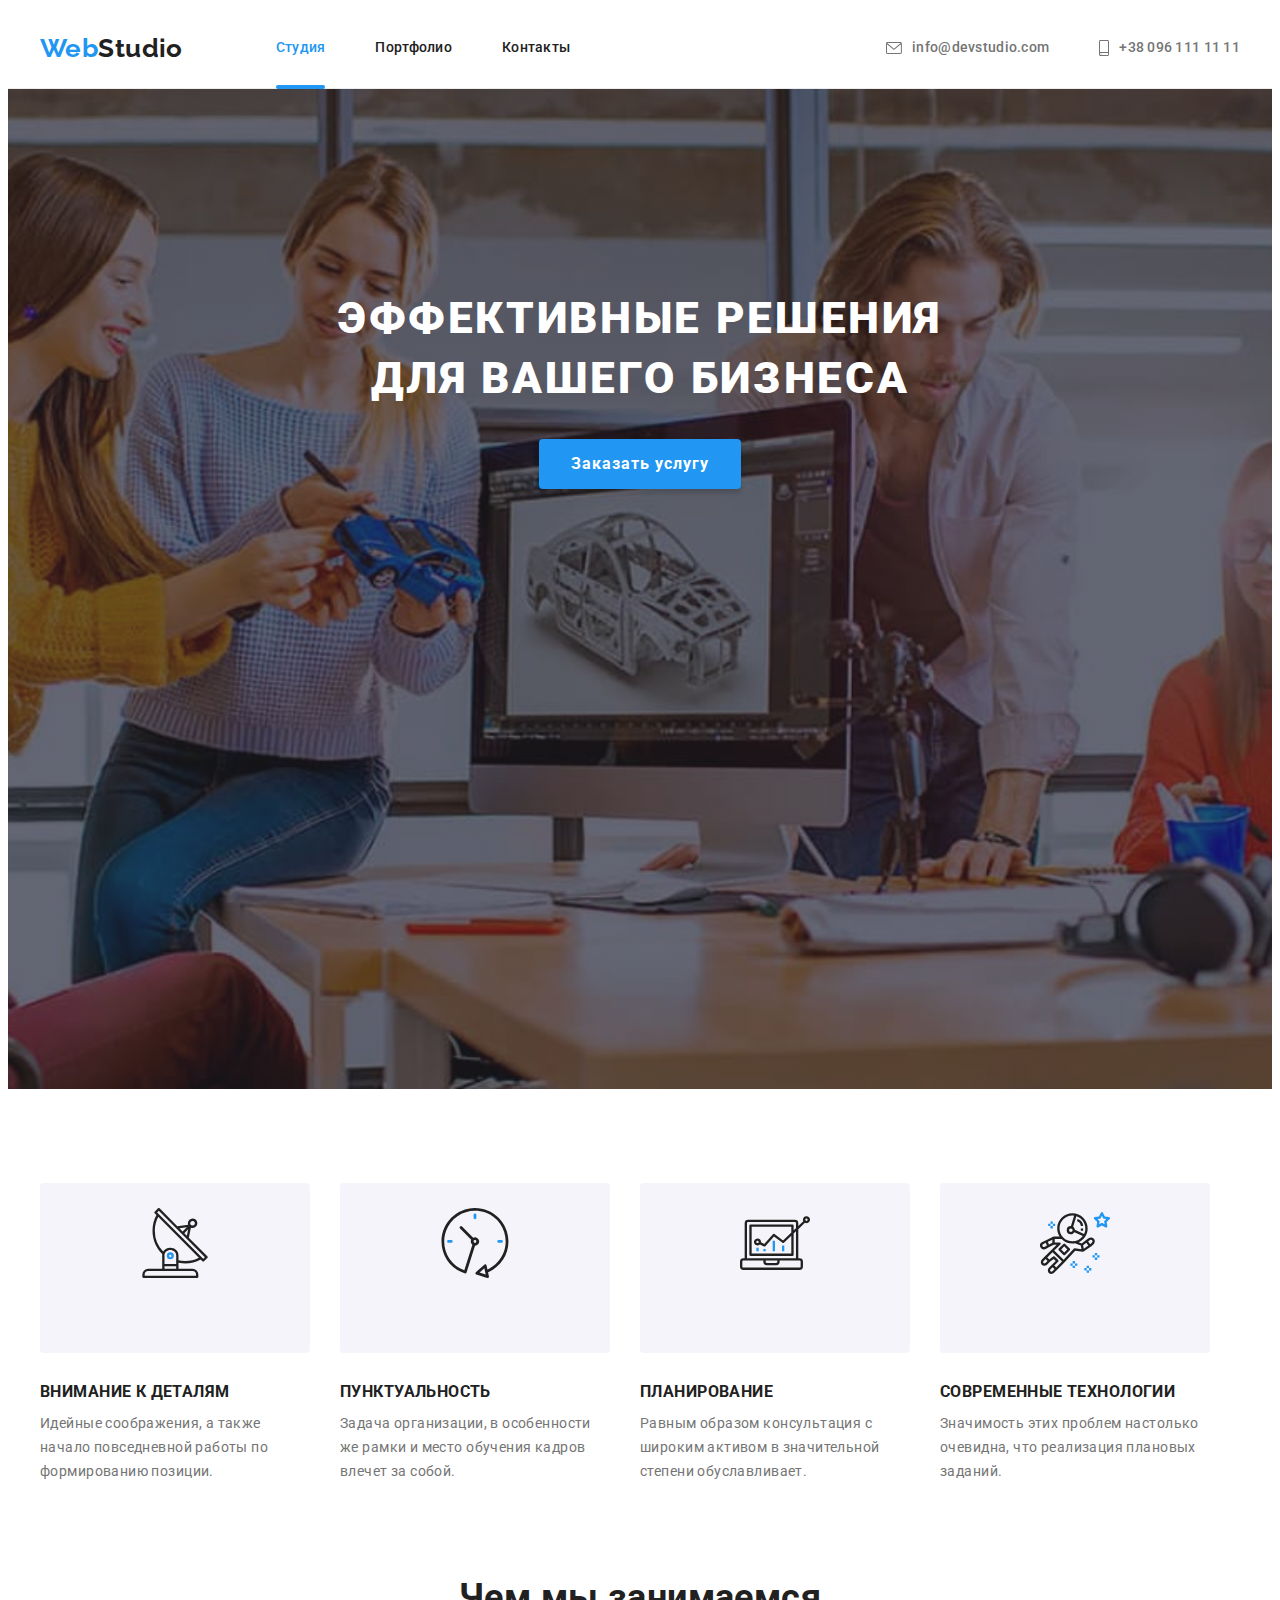
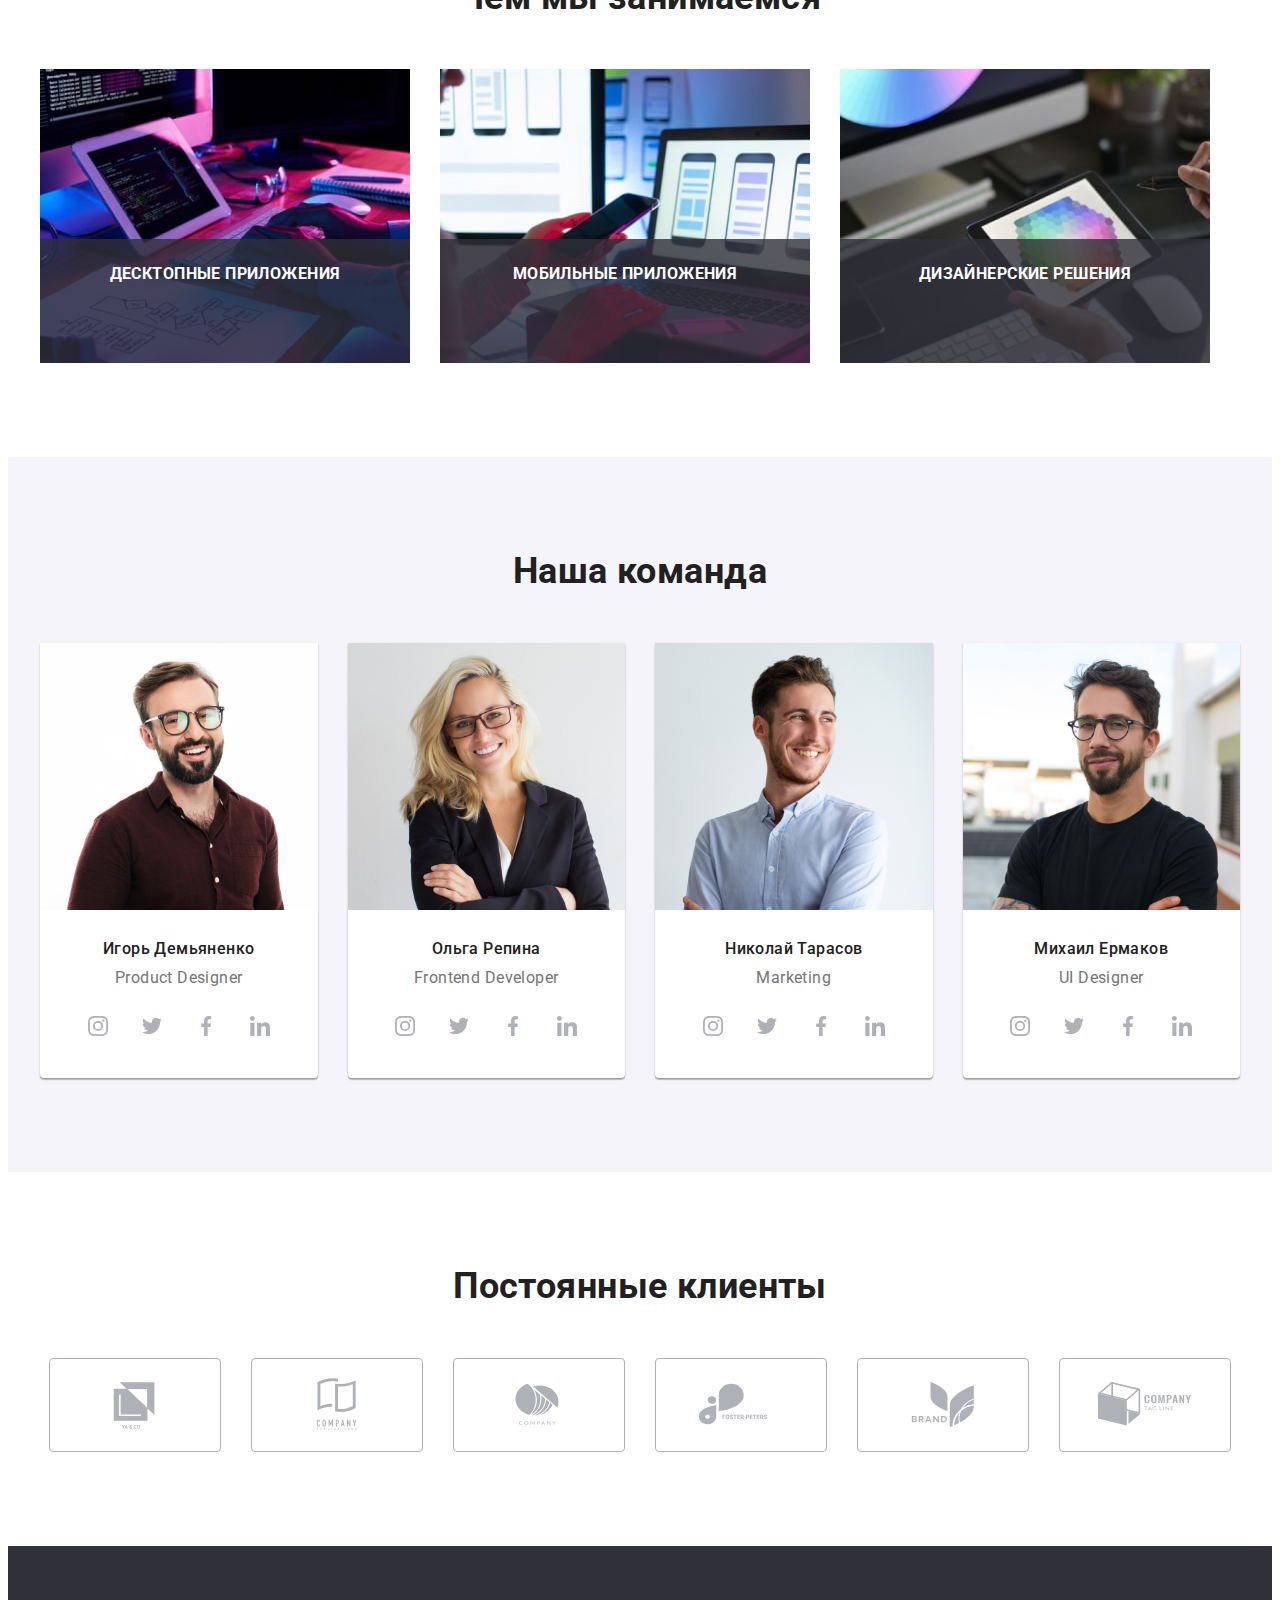
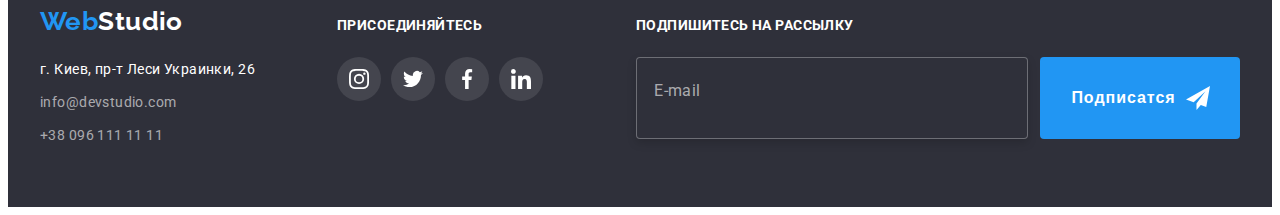
<file: index.html>
<!DOCTYPE html>
<html lang="en">

<head>
    <meta charset="UTF-8">
    <meta http-equiv="X-UA-Compatible" content="IE=edge">
    <meta name="viewport" content="width=device-width, initial-scale=1.0">
    <title>Document</title>
    <link
        href="https://fonts.googleapis.com/css2?family=Raleway:wght@700&family=Roboto:wght@400;500;700;900&display=swap"
        rel="stylesheet">

    <link rel="stylesheet" href="https://cdnjs.cloudflare.com/ajax/libs/modern-normalize/1.1.0/modern-normalize.min.css"
        integrity="sha512-wpPYUAdjBVSE4KJnH1VR1HeZfpl1ub8YT/NKx4PuQ5NmX2tKuGu6U/JRp5y+Y8XG2tV+wKQpNHVUX03MfMFn9Q=="
        crossorigin="anonymous" referrerpolicy="no-referrer" />

    <link rel="stylesheet" href="./css/styles.css">
</head>

<body>

    <header class="page-header">
        <div class="container main-nav">

            <a href="" class="logo link">Web<span class="accent">Studio</span></a>
            <ul class="site-nav">
                <li class="site-nav-item"><a href="./index.html" class="site-nav-link link current">Студия</a></li>
                <li class="site-nav-item"><a href="./portfolio.html" class="site-nav-link link">Портфолио</a></li>
                <li class="site-nav-item"><a href="" class="site-nav-link link">Контакты</a></li>
            </ul>


            <ul class="contacts">
                <li class="contacts-item">
                    <a href="mailto:info@devstudio.com" class="contacts-link link">
                        <svg class="contacts-icons-mailo">
                            <use href="./imeges/icons.svg#icon-envelope"></use>
                        </svg>info@devstudio.com</a>
                </li>
                <li class="contacts-item">
                    <a href="tel:+380961111111" class="contacts-link link"><svg class="contacts-icons-tel">
                            <use href="./imeges/icons.svg#icon-smartphone"></use>
                        </svg>+38 096 111 11 11</a>
                </li>
            </ul>

        </div>
    </header>

    <main>

        <section class="hero overlay">
            <h1 class="hero-title ">Эффективные решения <br /> для вашего бизнеса <br /></h1>
            <button data-modal-open type="button" class="hero-button">Заказать услугу</button>
        </section>

        <section class="section no-padding">
            <div class="container">
                <h2 class="section-title visually-hidden">Наши особенности</h2>
                <ul class="options">
                    <li class="options-item">
                        <div class="options-icons">
                            <svg class="options-item-icons">
                                <use href="./imeges/icons.svg#icon-antenna"></use>
                            </svg>
                        </div>
                        <h3 class="options-title">Внимание к деталям</h3>
                        <p class="options-text">Идейные соображения, а также начало повседневной работы по формированию
                            позиции.</p>
                    </li>
                    <li class="options-item">
                        <div class="options-icons">
                            <svg class="options-item-icons">
                                <use href="./imeges/icons.svg#icon-clock"></use>
                            </svg>
                        </div>
                        <h3 class="options-title">Пунктуальность</h3>
                        <p class="options-text">Задача организации, в особенности же рамки и место обучения кадров
                            влечет за
                            собой.
                        </p>
                    </li>
                    <li class="options-item">
                        <div class="options-icons">
                            <svg class="options-item-icons">
                                <use href="./imeges/icons.svg#icon-diagram"></use>
                            </svg>
                        </div>
                        <h3 class="options-title">Планирование</h3>
                        <p class="options-text">Равным образом консультация с широким активом в значительной степени
                            обуславливает.
                        </p>
                    </li>
                    <li class="options-item">
                        <div class="options-icons">
                            <svg class="options-item-icons">
                                <use href="./imeges/icons.svg#icon-astronaut"></use>
                            </svg>
                        </div>
                        <h3 class="options-title">Современные технологии</h3>
                        <p class="options-text">Значимость этих проблем настолько очевидна, что реализация плановых
                            заданий.</p>
                    </li>
                    </li>
                </ul>
            </div>
        </section>

        <section class="section">
            <div class="container">
                <h2 class="section-title">Чем мы занимаемся</h2>
                <ul class="work">
                    <li class="work-item">
                        <div class="work-thumb">
                            <img src="./imeges/about/about-img-1.jpg" width="370" height="249"
                                alt="Структурное программирование">

                            <div class="work-label">
                                <h3 class="work-label-text">десктопные приложения</h3>
                            </div>
                        </div>
                    </li>
                    <li class="work-item">
                        <div class="work-thumb">
                            <img src="./imeges/about/about-img-2.jpg" width="370" height="249"
                                alt="Розработка мобильных приложений">
                            <div class="work-label">
                                <h3 class="work-label-text">мобильные приложения</h3>
                            </div>
                        </div>
                    </li>
                    <li class="work-item">
                        <div class="work-thumb">
                            <img src="./imeges/about/about-img-3.jpg" width="370" height="249" alt="Веб-дизайн">
                            <div class="work-label">
                                <h3 class="work-label-text">дизайнерские решения</h3>
                            </div>
                        </div>
                    </li>
                </ul>
            </div>
        </section>

        <section class="section team-color">
            <div class="container">
                <h2 class="section-title">Наша команда</h2>
                <ul class="team">
                    <li class="team-item">
                        <img src="./imeges/team/team-img-1.jpg" width="270" alt="Игорь Демьяненко">
                        <div class="team-tumb">
                            <h3 class="team-title">Игорь Демьяненко</h3>
                            <p class="team-text">Product Designer</p>
                            <ul class="team-icons">
                                <li class="team-icons-item">
                                    <a href="" class="team-link">
                                        <svg class="team-icons-link">
                                            <use href="./imeges/icons.svg#icon-instagram"></use>
                                        </svg>
                                    </a>
                                </li>
                                <li class="team-icons-item">
                                    <a href="" class="team-link">
                                        <svg class="team-icons-link">
                                            <use href="./imeges/icons.svg#icon-twitter"></use>
                                        </svg>
                                    </a>
                                </li>
                                <li class="team-icons-item">
                                    <a href="" class="team-link">
                                        <svg class="team-icons-link">
                                            <use href="./imeges/icons.svg#icon-facebook"></use>
                                        </svg>
                                    </a>
                                </li>
                                <li class="team-icons-item">
                                    <a href="" class="team-link">
                                        <svg class="team-icons-link">
                                            <use href="./imeges/icons.svg#icon-linkedin"></use>
                                        </svg>
                                    </a>
                                </li>
                            </ul>
                        </div>
                    </li>
                    <li class="team-item">
                        <img src=" ./imeges/team/team-img-2.jpg" width="270" alt="Ольга Репина">
                        <div class="team-tumb">
                            <h3 class="team-title">Ольга Репина</h3>
                            <p class="team-text">Frontend Developer</p>
                            <ul class="team-icons">
                                <li class="team-icons-item">
                                    <a href="" class="team-link">
                                        <svg class="team-icons-link">
                                            <use href="./imeges/icons.svg#icon-instagram"></use>
                                        </svg>
                                    </a>
                                </li>
                                <li class="team-icons-item">
                                    <a href="" class="team-link">
                                        <svg class="team-icons-link">
                                            <use href="./imeges/icons.svg#icon-twitter"></use>
                                        </svg>
                                    </a>
                                </li>
                                <li class="team-icons-item">
                                    <a href="" class="team-link">
                                        <svg class="team-icons-link">
                                            <use href="./imeges/icons.svg#icon-facebook"></use>
                                        </svg>
                                    </a>
                                </li>
                                <li class="team-icons-item">
                                    <a href="" class="team-link">
                                        <svg class="team-icons-link">
                                            <use href="./imeges/icons.svg#icon-linkedin"></use>
                                        </svg>
                                    </a>
                                </li>
                            </ul>
                        </div>
                    </li>
                    <li class="team-item">
                        <img src=" ./imeges/team/team-img-3.jpg" width="270" alt="Николай Тарасов">
                        <div class="team-tumb">
                            <h3 class="team-title">Николай Тарасов</h3>
                            <p class="team-text">Marketing</p>
                            <ul class="team-icons">
                                <li class="team-icons-item">
                                    <a href="" class="team-link">
                                        <svg class="team-icons-link">
                                            <use href="./imeges/icons.svg#icon-instagram"></use>
                                        </svg>
                                    </a>
                                </li>
                                <li class="team-icons-item">
                                    <a href="" class="team-link">
                                        <svg class="team-icons-link">
                                            <use href="./imeges/icons.svg#icon-twitter"></use>
                                        </svg>
                                    </a>
                                </li>
                                <li class="team-icons-item">
                                    <a href="" class="team-link">
                                        <svg class="team-icons-link">
                                            <use href="./imeges/icons.svg#icon-facebook"></use>
                                        </svg>
                                    </a>
                                </li>
                                <li class="team-icons-item">
                                    <a href="" class="team-link">
                                        <svg class="team-icons-link">
                                            <use href="./imeges/icons.svg#icon-linkedin"></use>
                                        </svg>
                                    </a>
                                </li>
                            </ul>
                        </div>
                    </li>
                    <li class="team-item">
                        <img src=" ./imeges/team/team-img-4.jpg" width="270" alt="Михаил Ермаков">
                        <div class="team-tumb">
                            <h3 class="team-title">Михаил Ермаков</h3>
                            <p class="team-text">UI Designer</p>
                            <ul class="team-icons">
                                <li class="team-icons-item">
                                    <a href="" class="team-link">
                                        <svg class="team-icons-link">
                                            <use href="./imeges/icons.svg#icon-instagram"></use>
                                        </svg>
                                    </a>
                                </li>
                                <li class="team-icons-item">
                                    <a href="" class="team-link">
                                        <svg class="team-icons-link">
                                            <use href="./imeges/icons.svg#icon-twitter"></use>
                                        </svg>
                                    </a>
                                </li>
                                <li class="team-icons-item">
                                    <a href="" class="team-link">
                                        <svg class="team-icons-link">
                                            <use href="./imeges/icons.svg#icon-facebook"></use>
                                        </svg>
                                    </a>
                                </li>
                                <li class="team-icons-item">
                                    <a href="" class="team-link">
                                        <svg class="team-icons-link">
                                            <use href="./imeges/icons.svg#icon-linkedin"></use>
                                        </svg>
                                    </a>
                                </li>
                            </ul>
                        </div>
                    </li>
                </ul>
            </div>
        </section>

        <section class="section">
            <div class="container">
                <h3 class="section-title">Постоянные клиенты</h3>
                <ul class="clients">
                    <li class="clients-item">
                        <a href="" class="clients-link">
                            <svg class="icons-link">
                                <use href="./imeges/icons.svg#icon-Logo"></use>
                            </svg>
                        </a>
                    </li>
                    <li class="clients-item">
                        <a href="" class="clients-link">
                            <svg class="icons-link">
                                <use href="./imeges/icons.svg#icon-Logo-1"></use>
                            </svg>
                        </a>

                    </li>
                    <li class="clients-item">
                        <a href="" class="clients-link">
                            <svg class="icons-link">
                                <use href="./imeges/icons.svg#icon-Logo-2"></use>
                            </svg>
                        </a>

                    </li>
                    <li class="clients-item">
                        <a href="" class="clients-link">
                            <svg class="icons-link">
                                <use href="./imeges/icons.svg#icon-Logo-3"></use>
                            </svg>
                        </a>

                    </li>
                    <li class="clients-item">
                        <a href="" class="clients-link">
                            <svg class="icons-link">
                                <use href="./imeges/icons.svg#icon-Logo-4"></use>
                            </svg>
                        </a>

                    </li>
                    <li class="clients-item">
                        <a href="" class="clients-link">
                            <svg class="icons-link">
                                <use href="./imeges/icons.svg#icon-Logo-5"></use>
                            </svg>
                        </a>

                    </li>
                </ul>
            </div>
        </section>

    </main>
    <footer class="page-footer">
        <div class="container footer-container">
            <div class="address-footer">
                <a href="" class="logo link">Web<span class="accent-logo">Studio</span> </a>
                <address class="address">
                    <ul class="contacts-address">
                        <li class="contacts-address-item no-margin">
                            <p class="contacts-address-text">г. Киев, пр-т Леси Украинки, 26</p>
                        </li>
                        <li class="contacts-address-item">
                            <a href="mailto:info@devstudio.com"
                                class="contacts-address-link link">info@devstudio.com</a>
                        </li>
                        <li class="contacts-address-item">
                            <a href="tel:+380961111111" class="contacts-address-link link">+38 096 111 11 11</a>
                        </li>
                    </ul>
                </address>
            </div>

            <div class="social-footer">
                <h3 class="social-title">присоединяйтесь</h3>
                <ul class="footer-icons">
                    <li class="footer-icons-item">
                        <a href="" class="footer-link">
                            <svg class="footer-icons-link">
                                <use href="./imeges/icons.svg#icon-instagram"></use>
                            </svg>
                        </a>
                    </li>
                    <li class="footer-icons-item">
                        <a href="" class="footer-link">
                            <svg class="footer-icons-link">
                                <use href="./imeges/icons.svg#icon-twitter"></use>
                            </svg>
                        </a>
                    </li>
                    <li class="footer-icons-item">
                        <a href="" class="footer-link">
                            <svg class="footer-icons-link">
                                <use href="./imeges/icons.svg#icon-facebook"></use>
                            </svg>
                        </a>
                    </li>
                    <li class="footer-icons-item">
                        <a href="" class="footer-link">
                            <svg class="footer-icons-link">
                                <use href="./imeges/icons.svg#icon-linkedin"></use>
                            </svg>
                        </a>
                    </li>
                </ul>

            </div>

            <form class="subscription-form">
                <b class="form-text">Подпишитесь на рассылку</b>
                <div class="subscription">
                    <input class="subscription-input" type="email" name="mail" id="mail" placeholder=" ">
                    <label class="subscription-label" for="mail">E-mail</label>
                    <button class="submit-button" type="submit">Подписатся
                        <svg class="submit-button-icons">
                            <use href="./imeges/icons.svg#icon-icon-send-1"></use>
                        </svg>
                    </button>
                </div>
            </form>
        </div>

    </footer>

    <div class="backdrop is-hidden" data-modal>
        <div class="modal">
            <button class="modal-button" data-modal-close>
                <svg class="modal-button-icon">
                    <use href="./imeges/icons.svg#icon-Vector"></use>
                </svg>
            </button>

            <form class="form">
                <b class="form-title">Оставьте свои данные, мы вам перезвоним</b>
                <div class="form-group">
                    <label class="form-label" for="name">Имя</label>
                    <div class="form-group-more">
                        <input class="form-input" type="text" name="name" id="name">
                        <svg class="form-group-icon">
                            <use href="./imeges/icons.svg#icon-person-black"></use>
                        </svg>
                    </div>
                </div>

                <div class="form-group">
                    <label class="form-label" for="tel">Телефон</label>
                    <div class="form-group-more">
                        <input class="form-input" type="text" name="tel" id="tel">
                        <svg class="form-group-icon">
                            <use href="./imeges/icons.svg#icon-phone-black"></use>
                        </svg>
                    </div>
                </div>

                <div class="form-group">
                    <label class="form-label" for="form-group-mail">Почта</label>
                    <div class="form-group-more">
                        <input class="form-input" type="email" name="form-group-mail" id="form-group-mail">
                        <svg class="form-group-icon">
                            <use href="./imeges/icons.svg#icon-email-black"></use>
                        </svg>
                    </div>
                </div>

                <div class="form-group textarea">
                    <label class="form-label" for="comment">Комментарий</label>
                    <textarea class="form-textarea" name="comment" id="comment" placeholder="Введите текст"></textarea>
                </div>

                <div class="form-checkbox">
                    <input class=" visually-hidden checkbox-input" type="checkbox" name="agreement" value="agreement"
                        id="agreement">
                    <label class="checkbox-label" for="agreement"><span class="icon"><svg class="checkbox-icon">
                                <use href="./imeges/icons.svg#icon-Vector-new"></use>
                            </svg></span> Соглашаюсь с рассылкой и принимаю <span class="checkbox-label-text">Условия
                            договора</span></label>
                </div>

                <button class="form-button" type="submit">Отправить</button>

            </form>
        </div>
    </div>

    <script src="./js/modal.js"></script>
</body>

</html>
</file>
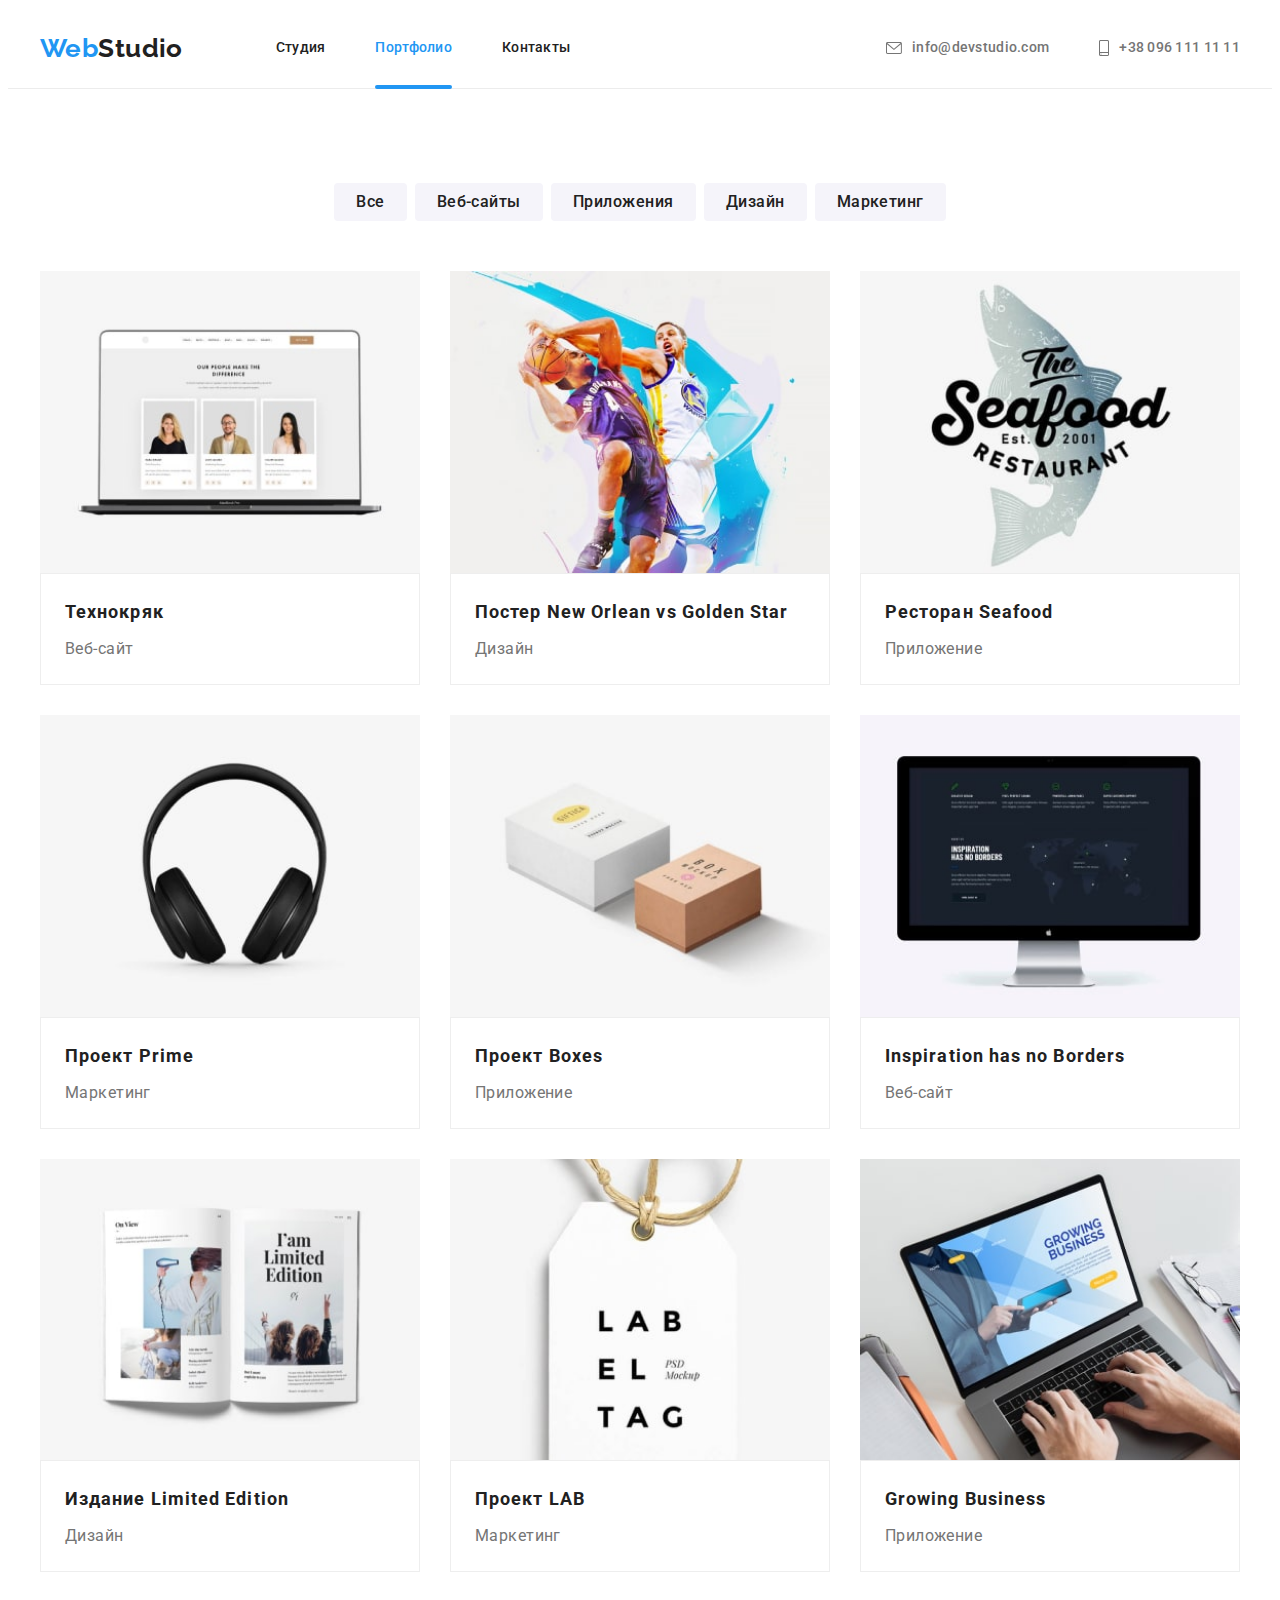
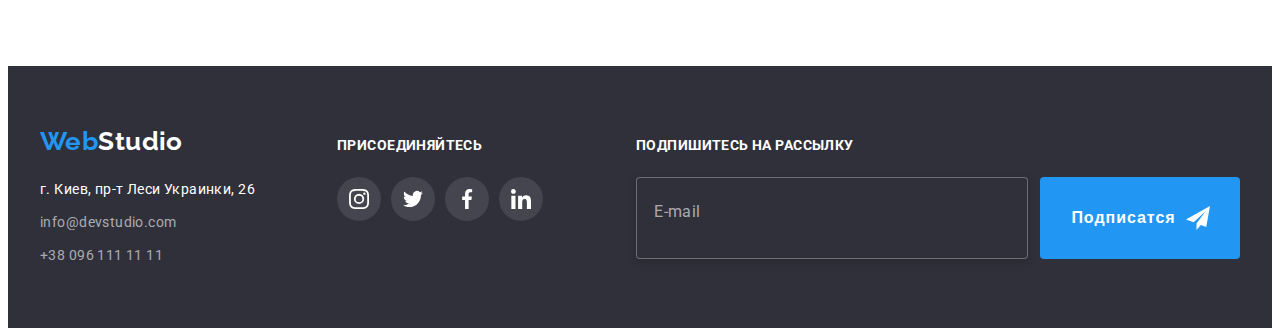
<file: portfolio.html>
<!DOCTYPE html>
<html lang="en">

<head>
    <meta charset="UTF-8">
    <meta http-equiv="X-UA-Compatible" content="IE=edge">
    <meta name="viewport" content="width=device-width, initial-scale=1.0">
    <title>Document</title>
    <link
        href="https://fonts.googleapis.com/css2?family=Raleway:wght@700&family=Roboto:wght@400;500;700;900&display=swap"
        rel="stylesheet">

    <link rel="stylesheet" href="https://cdnjs.cloudflare.com/ajax/libs/modern-normalize/1.1.0/modern-normalize.min.css"
        integrity="sha512-wpPYUAdjBVSE4KJnH1VR1HeZfpl1ub8YT/NKx4PuQ5NmX2tKuGu6U/JRp5y+Y8XG2tV+wKQpNHVUX03MfMFn9Q=="
        crossorigin="anonymous" referrerpolicy="no-referrer" />

    <link rel="stylesheet" href="./css/styles.css">
</head>

<body>
    <header class="page-header">
        <div class="container main-nav">

            <a href="" class="logo link">Web<span class="accent">Studio</span></a>
            <ul class="site-nav">
                <li class="site-nav-item"><a href="./index.html" class="site-nav-link link">Студия</a></li>
                <li class="site-nav-item"><a href="./portfolio.html" class="site-nav-link link current">Портфолио</a>
                </li>
                <li class="site-nav-item"><a href="" class="site-nav-link link">Контакты</a></li>
            </ul>

            <ul class="contacts">
                <li class="contacts-item">
                    <a href="mailto:info@devstudio.com" class="contacts-link link">
                        <svg class="contacts-icons-mailo">
                            <use href="./imeges/icons.svg#icon-envelope"></use>
                        </svg>info@devstudio.com</a>
                </li>
                <li class="contacts-item">
                    <a href="tel:+380961111111" class="contacts-link link"><svg class="contacts-icons-tel">
                            <use href="./imeges/icons.svg#icon-smartphone"></use>
                        </svg>+38 096 111 11 11</a>
                </li>
            </ul>
        </div>
    </header>
    <main>
        <section class="section">
            <div class="container">
                <h1 class="section-title visually-hidden">Наши проекты</h1>
                <ul class="filter">
                    <li class="filter-item"><button type="button" class="filter-button">Все</button></li>
                    <li class="filter-item"><button type="button" class="filter-button">Веб-сайты</button></li>
                    <li class="filter-item"><button type="button" class="filter-button">Приложения</button></li>
                    <li class="filter-item"><button type="button" class="filter-button">Дизайн</button></li>
                    <li class="filter-item"><button type="button" class="filter-button">Маркетинг</button></li>
                </ul>

                <ul class="projects">
                    <li class="projects-item">
                        <a href="" class="projects-link link">
                            <div class="projects-card">
                                <img src="./imeges/all-img.jpg" width="370"
                                    alt="ноутбука с изображением веб-сайта на мониторе">
                                <div class="projects-card-label">
                                    <p class="projects-card-text">
                                        Технокряк это современная площадка распространения коронавируса. Компании
                                        используют эту платформу для цифрового
                                        шпионажа и атак на защищённые сервера конкурентов.
                                    </p>
                                </div>
                            </div>
                            <div class="content-card">
                                <h2 class="projects-title">Технокряк</h2>
                                <p class="projects-text">Веб-сайт</p>
                            </div>
                        </a>
                    </li>
                    <li class="projects-item">
                        <a class="projects-link link" href="">
                            <div class="projects-card">
                                <img src="./imeges/all-img-1.jpg" width="370" alt="игра в баскетбол">
                                <div class="projects-card-label">
                                    <p class="projects-card-text">
                                        Технокряк это современная площадка распространения коронавируса. Компании
                                        используют эту платформу для цифрового
                                        шпионажа и атак на защищённые сервера конкурентов.
                                    </p>
                                </div>
                            </div>
                            <div class="content-card">
                                <h2 class="projects-title">Постер New Orlean vs Golden Star</h2>
                                <p class="projects-text">Дизайн</p>
                            </div>
                        </a>
                    </li>
                    <li class="projects-item">
                        <a class="projects-link link" href="">
                            <div class="projects-card">
                                <img src="./imeges/all-img-2.jpg" width="370" alt="логотип ресторана в виде рыбы">
                                <div class="projects-card-label">
                                    <p class="projects-card-text">
                                        Технокряк это современная площадка распространения коронавируса. Компании
                                        используют эту платформу для цифрового
                                        шпионажа и атак на защищённые сервера конкурентов.
                                    </p>
                                </div>
                            </div>
                            <div class="content-card">
                                <h2 class="projects-title">Ресторан Seafood</h2>
                                <p class="projects-text">Приложение</p>
                            </div>
                        </a>
                    </li>
                    <li class="projects-item">
                        <a class="projects-link link" href="">
                            <div class="projects-card">
                                <img src="./imeges/all-img-3.jpg" width="370" alt="наушники">
                                <div class="projects-card-label">
                                    <p class="projects-card-text">
                                        Технокряк это современная площадка распространения коронавируса. Компании
                                        используют эту платформу для цифрового
                                        шпионажа и атак на защищённые сервера конкурентов.
                                    </p>
                                </div>
                            </div>
                            <div class="content-card">
                                <h2 class="projects-title">Проект Prime</h2>
                                <p class="projects-text">Маркетинг</p>
                            </div>
                        </a>
                    </li>
                    <li class="projects-item">
                        <a class="projects-link link" href="">
                            <div class="projects-card">
                                <img src="./imeges/all-img-4.jpg" width="370" alt="две коробки">
                                <div class="projects-card-label">
                                    <p class="projects-card-text">
                                        Технокряк это современная площадка распространения коронавируса. Компании
                                        используют эту платформу для цифрового
                                        шпионажа и атак на защищённые сервера конкурентов.
                                    </p>
                                </div>
                            </div>
                            <div class="content-card">
                                <h2 class="projects-title">Проект Boxes</h2>
                                <p class="projects-text">Приложение</p>
                            </div>
                        </a>
                    </li>
                    <li class="projects-item">
                        <a class="projects-link link" href="">
                            <div class="projects-card">
                                <img src="./imeges/all-img-5.jpg" width="370" alt="монитор компютера">
                                <div class="projects-card-label">
                                    <p class="projects-card-text">
                                        Технокряк это современная площадка распространения коронавируса. Компании
                                        используют эту платформу для цифрового
                                        шпионажа и атак на защищённые сервера конкурентов.
                                    </p>
                                </div>
                            </div>
                            <div class="content-card">
                                <h2 class="projects-title">Inspiration has no Borders</h2>
                                <p class="projects-text">Веб-сайт</p>
                            </div>
                        </a>
                    </li>
                    <li class="projects-item">
                        <a class="projects-link link" href="">
                            <div class="projects-card">
                                <img src="./imeges/all-img-6.jpg" width="370" alt="открытая книга">
                                <div class="projects-card-label">
                                    <p class="projects-card-text">
                                        Технокряк это современная площадка распространения коронавируса. Компании
                                        используют эту платформу для цифрового
                                        шпионажа и атак на защищённые сервера конкурентов.
                                    </p>
                                </div>
                            </div>
                            <div class="content-card">
                                <h2 class="projects-title">Издание Limited Edition</h2>
                                <p class="projects-text">Дизайн</p>
                            </div>
                        </a>
                    </li>
                    <li class="projects-item">
                        <a class="projects-link link" href="">
                            <div class="projects-card">
                                <img src="./imeges/all-img-7.jpg" width="370" alt=" бирка с названием проекта">
                                <div class="projects-card-label">
                                    <p class="projects-card-text">
                                        Технокряк это современная площадка распространения коронавируса. Компании
                                        используют эту платформу для цифрового
                                        шпионажа и атак на защищённые сервера конкурентов.
                                    </p>
                                </div>
                            </div>
                            <div class="content-card">
                                <h2 class="projects-title">Проект LAB</h2>
                                <p class="projects-text">Маркетинг</p>
                            </div>
                        </a>
                    </li>
                    <li class="projects-item">
                        <a class="projects-link link" href="">
                            <div class="projects-card">
                                <img src="./imeges/all-img-8.jpg" width="370" alt="человек работает за ноутбуком">
                                <div class="projects-card-label">
                                    <p class="projects-card-text">
                                        Технокряк это современная площадка распространения коронавируса. Компании
                                        используют эту платформу для цифрового
                                        шпионажа и атак на защищённые сервера конкурентов.
                                    </p>
                                </div>
                            </div>
                            <div class="content-card">
                                <h2 class="projects-title">Growing Business</h2>
                                <p class="projects-text">Приложение</p>
                            </div>
                        </a>
                    </li>


                </ul>
            </div>
        </section>
    </main>
    <footer class="page-footer">
        <div class="container footer-container">
            <div class="address-footer">
                <a href="" class="logo link">Web<span class="accent-logo">Studio</span> </a>
                <address class="address">
                    <ul class="contacts-address">
                        <li class="contacts-address-item no-margin">
                            <p class="contacts-address-text">г. Киев, пр-т Леси Украинки, 26</p>
                        </li>
                        <li class="contacts-address-item">
                            <a href="mailto:info@devstudio.com"
                                class="contacts-address-link link">info@devstudio.com</a>
                        </li>
                        <li class="contacts-address-item">
                            <a href="tel:+380961111111" class="contacts-address-link link">+38 096 111 11 11</a>
                        </li>
                    </ul>
                </address>
            </div>

            <div class="social-footer">
                <h3 class="social-title">присоединяйтесь</h3>
                <ul class="footer-icons">
                    <li class="footer-icons-item">
                        <a href="" class="footer-link">
                            <svg class="footer-icons-link">
                                <use href="./imeges/icons.svg#icon-instagram"></use>
                            </svg>
                        </a>
                    </li>
                    <li class="footer-icons-item">
                        <a href="" class="footer-link">
                            <svg class="footer-icons-link">
                                <use href="./imeges/icons.svg#icon-twitter"></use>
                            </svg>
                        </a>
                    </li>
                    <li class="footer-icons-item">
                        <a href="" class="footer-link">
                            <svg class="footer-icons-link">
                                <use href="./imeges/icons.svg#icon-facebook"></use>
                            </svg>
                        </a>
                    </li>
                    <li class="footer-icons-item">
                        <a href="" class="footer-link">
                            <svg class="footer-icons-link">
                                <use href="./imeges/icons.svg#icon-linkedin"></use>
                            </svg>
                        </a>
                    </li>
                </ul>
            </div>

            <form class="subscription-form">
                <b class="form-text">Подпишитесь на рассылку</b>
                <div class="subscription">
                    <input class="subscription-input" type="email" name="mail" id="mail" placeholder=" ">
                    <label class="subscription-label" for="mail">E-mail</label>
                    <button class="submit-button" type="submit">Подписатся
                        <svg class="submit-button-icons">
                            <use href="./imeges/icons.svg#icon-icon-send-1"></use>
                        </svg>
                    </button>
                </div>
            </form>

        </div>
    </footer>
</body>

</html>
</file>
<file: css/styles.css>
:root {
  --primary-text-color: #757575;
  --title-text-color: #212121;
  --accent-color: #2196f3;
  --primary-white-color: #ffffff;
  --card-set-gap: 30px;
}

body {
  background-color: var(--primary-white-color);
  color: var(--title-text-color);
  font-family: Roboto, sans-serif;
  font-size: 14px;
  line-height: 1.71;
  letter-spacing: 0.03em;
}
ul {
  list-style: none;
  padding: 0;
  margin: 0;
}
.link {
  text-decoration: none;
}
img {
  display: block;
  min-width: 100%;
  height: auto;
}
.container {
  width: 1200px;
  padding-left: 15px;
  padding-right: 15px;
  margin-left: auto;
  margin-right: auto;
}
.section {
  padding-top: 94px;
  padding-bottom: 94px;
}

.section.no-padding {
  padding-bottom: 0;
}
.contacts-address-item.no-margin {
  margin-top: 0;
}
.page-header {
  border-bottom: 1px solid #ececec;
}

.visually-hidden {
  position: absolute;
  width: 1px;
  height: 1px;
  margin: -1px;
  padding: 0;
  overflow: hidden;
  border: 0;
  clip: rect(0 0 0 0);
}
h1,
h2,
h3,
h4,
h5,
h6,
p,
ul {
  margin: 0;
}

/*Логотип сайта*/
.page-footer {
  padding-top: 60px;
  padding-bottom: 60px;
  background-color: #2f303a;
}

.logo {
  color: var(--accent-color);
  font-family: Raleway, sans-serif;
  font-weight: 700;
  font-size: 26px;
  line-height: 1.19;
}

.accent {
  color: var(--title-text-color);
}
.accent-logo {
  color: var(--primary-white-color);
}

/*Список навигации*/

.main-nav {
  display: flex;
  align-items: center;
}

.site-nav {
  display: flex;
  margin-left: 93px;
}

.site-nav-item + .site-nav-item {
  margin-left: 50px;
}

.site-nav-link {
  display: block;
  padding-top: 32px;
  padding-bottom: 32px;

  color: var(--title-text-color);
  font-weight: 500;
  line-height: 1.14;
  letter-spacing: 0.02em;

  transition: color 250ms cubic-bezier(0.4, 0, 0.2, 1);
}

.site-nav-link:hover,
.site-nav-link:focus {
  color: var(--accent-color);
}

.site-nav-link {
  position: relative;
}
.current::after {
  content: "";
  display: block;
  position: absolute;
  width: 100%;
  height: 4px;
  background-color: #2196f3;
  border-radius: 2px;
  bottom: -1px;
  left: 0;
}

.site-nav-link.current {
  color: var(--accent-color);
}

/*Список контактов хедер*/
.contacts {
  display: flex;
  margin-left: auto;
}

.contacts-item + .contacts-item {
  margin-left: 50px;
}

.contacts-link {
  display: flex;
  padding-top: 32px;
  padding-bottom: 32px;
  align-items: center;

  color: var(--primary-text-color);
  font-weight: 500;
  line-height: 1.14;
  letter-spacing: 0.02em;

  transition: color 250ms cubic-bezier(0.4, 0, 0.2, 1);
}
.contacts-link:hover,
.contacts-link:focus {
  color: var(--accent-color);
}
.contacts-icons-mailo {
  width: 16px;
  height: 12px;
  margin-right: 10px;
  fill: currentColor;
}
.contacts-icons-tel {
  width: 10px;
  height: 16px;
  margin-right: 10px;
  fill: currentColor;
}

/*Физичиский адрес, список контактов в футере*/

.address {
  font-style: normal;
}
.contacts-address {
  margin-top: 20px;
}

.contacts-address-link {
  color: rgba(255, 255, 255, 0.6);

  transition: color 250ms cubic-bezier(0.4, 0, 0.2, 1);
}
.contacts-address-link:hover,
.contacts-address-link:focus {
  color: var(--accent-color);
}

.contacts-address-text {
  color: var(--primary-white-color);
}

.contacts-address-item {
  margin-top: 9px;
}
.address-footer {
  flex-grow: 1;
}

/*секция Герой*/

.overlay {
  max-width: 1600px;
  height: 600px;
  margin-left: auto;
  margin-right: auto;
  background-color: rgba(196, 196, 196, 1);
  background-image: linear-gradient(
      rgba(47, 48, 58, 0.4),
      rgba(47, 48, 58, 0.4)
    ),
    url("../imeges/hero-img.jpg");

  background-repeat: no-repeat;
  background-position: center;
  background-size: cover;
}

.hero {
  text-align: center;
  padding: 200px 0;
}
.hero-title {
  margin-bottom: 30px;

  color: var(--primary-white-color);
  font-weight: 900;
  font-size: 44px;
  line-height: 1.36;
  letter-spacing: 0.06em;
  text-transform: uppercase;
}
.hero-button {
  cursor: pointer;

  box-shadow: 0px 4px 4px rgba(0, 0, 0, 0.15);
  padding: 10px 32px;
  border-radius: 4px;
  min-width: 200px;
  border: 0px;
}
.hero-button {
  color: var(--primary-white-color);
  background-color: var(--accent-color);
  font-family: Roboto;
  font-weight: 700;
  font-size: 16px;
  line-height: 1.87;
  letter-spacing: 0.06em;

  transition: background-color 250ms cubic-bezier(0.4, 0, 0.2, 1);
}
.hero-button:hover,
.hero-button:focus {
  background-color: #188ce8;
}

/*все заголовки */
.section-title {
  margin-bottom: 50px;

  color: var(--title-text-color);
  font-weight: 700;
  font-size: 36px;
  line-height: 1.16;
  text-align: center;
}

/*список Особенности*/

.options {
  display: flex;
}
.options-item {
  width: 270px;
  margin-right: 30px;
}

.options-item:nth-child(4n) {
  margin-right: 0;
}

.options-icons {
  display: flex;
  justify-content: center;

  padding-top: 25px;
  padding-bottom: 25px;
  width: 270px;
  height: 120px;

  background-color: #f5f4fa;
  border-radius: 4px;
  margin-bottom: 30px;
}
.options-item-icons {
  width: 70px;
  height: 70px;
}

.options-title {
  margin-bottom: 10px;

  color: var(--title-text-color);
  font-weight: 700;
  line-height: 1.14;
  text-transform: uppercase;
}
.options-text {
  color: var(--primary-text-color);
}

/*список Работа фото*/
.work {
  display: flex;
}

.work-item {
  margin-right: 30px;
}

.work-item:nth-child(3n) {
  margin-right: 0;
}

.work-thumb {
  position: relative;
}
.work-label-text {
  color: #ffffff;

  font-weight: 700px;
  line-height: 16px;
  text-align: center;
  text-transform: uppercase;
}

.work-label {
  position: absolute;
  width: 370px;
  height: 70px;
  background-color: rgba(47, 48, 58, 0.8);
  padding-top: 27px;
  padding-bottom: 27px;
  bottom: 0;
}

/* список команды, фото*/
.team-color {
  background-color: #f5f4fa;
}
.team {
  display: flex;
  flex-wrap: wrap;
  text-align: center;
  margin-left: calc(-1 * var(--card-set-gap));
  margin-top: calc(-1 * var(--card-set-gap));
}

.team-item {
  flex-basis: calc(100% / 4 - var(--card-set-gap));

  margin-left: var(--card-set-gap);
  margin-top: var(--card-set-gap);
  box-shadow: 0px 1px 3px rgba(0, 0, 0, 0.12), 0px 1px 1px rgba(0, 0, 0, 0.14),
    0px 2px 1px rgba(0, 0, 0, 0.2);
  border-radius: 0px 0px 4px 4px;
  background-color: #ffffff;
}

.team-title {
  color: var(--title-text-color);
  font-weight: 500;
  font-size: 16px;
  line-height: 1.18;
}

.team-text {
  margin-top: 10px;

  color: var(--primary-text-color);
  font-size: 16px;
  line-height: 1.18;
}
.team-tumb {
  padding-top: 30px;
  padding-bottom: 30px;
}
.team-icons {
  display: flex;
  justify-content: center;
  margin-top: 16px;
}
.team-link {
  color: #afb1b8;
  display: flex;
  width: 44px;
  height: 44px;
  justify-content: center;
  align-items: center;
  border-radius: 50px 50px;

  transition: background-color 250ms cubic-bezier(0.4, 0, 0.2, 1),
    color 250ms cubic-bezier(0.4, 0, 0.2, 1);
}

.team-link:hover,
.team-link:focus {
  background-color: #2196f3;
  color: #ffffff;
}

.team-icons-link {
  width: 20px;
  height: 20px;
  fill: currentColor;
}

.team-icons-item + .team-icons-item {
  margin-left: 10px;
}

/*Клиенты*/
.clients {
  display: flex;
  justify-content: center;
}
.clients-link {
  color: #afb1b8;

  display: flex;
  justify-content: center;
  align-items: center;
  width: 170px;
  height: 92px;
  border: 1px solid rgba(175, 177, 184, 1);
  border-radius: 4px;

  transition: border 250ms cubic-bezier(0.4, 0, 0.2, 1),
    color 250ms cubic-bezier(0.4, 0, 0.2, 1);
}

.icons-link {
  width: 106px;
  height: 60px;
  fill: currentColor;
}

.clients-link:hover,
.clients-link:focus {
  color: #2196f3;
  border: 1px solid #2196f3;
}

.clients-item + .clients-item {
  margin-left: 30px;
}
/*СОЦСЕТИ ФУТЕР*/
.footer-container {
  display: flex;
  align-items: baseline;
}
.social-footer {
  margin-left: 70px;
}
.footer-link {
  display: flex;
  width: 44px;
  height: 44px;
  justify-content: center;
  align-items: center;

  border-radius: 50%;
  background-color: rgba(255, 255, 255, 0.1);

  transition: background-color 250ms cubic-bezier(0.4, 0, 0.2, 1);
}

.footer-link:hover,
.footer-link:focus {
  background-color: #2196f3;
}

.footer-icons-link {
  width: 20px;
  height: 20px;
  fill: #ffffff;
}

.footer-icons {
  display: flex;
  margin-top: 20px;
}

.footer-icons-item + .footer-icons-item {
  margin-left: 10px;
}

.social-title {
  color: #ffffff;
  font-weight: bold;
  font-size: 14px;
  line-height: 1.64;
  text-transform: uppercase;
}

/*Порфолио*/

.filter {
  display: flex;
  margin-bottom: 50px;
  justify-content: center;
}

.filter-item + .filter-item {
  margin-left: 8px;
}

.filter-button {
  cursor: pointer;
  padding: 6px 22px;
  border-radius: 4px;
  min-width: auto;
  border: 0px;
}

.filter-button {
  color: var(--title-text-color);
  background-color: #f5f4fa;

  font-family: Roboto;
  font-style: normal;
  font-weight: 500;
  font-size: 16px;
  line-height: 1.62;
  text-align: center;
  letter-spacing: 0.03em;

  transition: color 250ms cubic-bezier(0.4, 0, 0.2, 1),
    background-color 250ms cubic-bezier(0.4, 0, 0.2, 1),
    box-shadow 250ms cubic-bezier(0.4, 0, 0.2, 1);
}

.filter-button:hover,
.filter-button:focus {
  color: var(--primary-white-color);
  background-color: var(--accent-color);
  box-shadow: 0px 3px 1px rgba(0, 0, 0, 0.1), 0px 1px 2px rgba(0, 0, 0, 0.08),
    0px 2px 2px rgba(0, 0, 0, 0.12);
}

/*список проэктов*/
.projects {
  display: flex;
  flex-wrap: wrap;

  margin-top: calc(-1 * var(--card-set-gap));
  margin-right: calc(-1 * var(--card-set-gap));
}

.projects-item {
  flex-basis: calc(100% / 3 - var(--card-set-gap));
  margin-top: var(--card-set-gap);
  margin-right: var(--card-set-gap);
}

.projects-link {
  display: block;

  transition: box-shadow 250ms cubic-bezier(0.4, 0, 0.2, 1);
}
.projects-link:focus,
.projects-link:hover {
  box-shadow: 0px 1px 1px rgba(0, 0, 0, 0.12), 0px 4px 4px rgba(0, 0, 0, 0.06),
    1px 4px 6px rgba(0, 0, 0, 0.16);
}

.projects-title {
  color: var(--title-text-color);
  font-weight: 700;
  font-size: 18px;
  line-height: 2;
  letter-spacing: 0.06em;
}
.projects-text {
  margin-top: 4px;
  margin-bottom: 0px;

  color: var(--primary-text-color);

  font-size: 16px;
  line-height: 1.87;
}
/*card*/
.content-card {
  padding: 20px 24px;
  border: 1px solid #eeeeee;
}

.projects-text {
  margin-top: 4px;
  margin-bottom: 0px;
}

.projects-card {
  position: relative;
  overflow: hidden;
}

.projects-card-label {
  position: absolute;
  width: 370px;
  height: 294px;
  background-color: rgba(33, 150, 243, 0.9);
  top: 0;
  padding: 63px 24px;

  transform: translateY(100%);
  transition: transform 250ms cubic-bezier(0.4, 0, 0.2, 1);
}

.projects-card-text {
  color: #ffffff;

  font-size: 18px;
  line-height: 1.56;
}

.projects-link:hover .projects-card-label,
.projects-link:focus .projects-card-label {
  transform: translateY(0);
}
/*мадальное окно*/
.backdrop {
  position: fixed;

  left: 0;
  top: 0;
  width: 100%;
  height: 100vh;

  border: rgba(0, 0, 0, 0, 1);
  background-color: rgba(0, 0, 0, 0.2);

  transition: opacity 250ms;
}

.backdrop.is-hidden {
  opacity: 0;
  pointer-events: none;
}
.modal {
  position: absolute;

  top: 50%;
  left: 50%;
  transform: translate(-50%, -50%);
  width: 528px;
  min-height: 581px;

  background: #ffffff;
  box-shadow: 0px 1px 3px rgba(0, 0, 0, 0.12), 0px 1px 1px rgba(0, 0, 0, 0.14),
    0px 2px 1px rgba(0, 0, 0, 0.2);
  border-radius: 4px;
}

.modal-button {
  cursor: pointer;
  position: absolute;
  top: 8px;
  right: 8px;

  width: 30px;
  height: 30px;
  border-radius: 50px;

  color: #000000;
  background: #ffffff;
  border: 1px solid rgba(0, 0, 0, 0.1);

  transition: color 250ms cubic-bezier(0.4, 0, 0.2, 1);
}

.modal-button-icon {
  width: 11px;
  height: 11px;
  fill: currentColor;
}

.modal-button:hover,
.modal-button:focus {
  color: #2196f3;
}

/*Форма модального окна*/

.form {
  width: 100%;
  padding: 40px;
}
.form-title {
  display: block;
  font-weight: bold;
  font-size: 20px;
  line-height: 1.43;
  text-align: center;
  margin-bottom: 12px;
}
.form-group {
  margin-bottom: 10px;
}

.form-group-more {
  position: relative;
  flex-direction: column;
}
.form-group-icon {
  position: absolute;
  width: 18px;
  height: 18px;
  left: 12px;
  top: 50%;
  transform: translateY(-50%);

  transition: fill 250ms cubic-bezier(0.4, 0, 0.2, 1);
}

.form-input:focus + .form-group-icon {
  fill: #2196f3;
}

.form-input:focus {
  border: 1px solid #2196f3;
  outline: none;
}

.textarea {
  margin-bottom: 20px;
}

.form-input {
  min-height: 40px;
  min-width: 448px;
  padding-left: 42px;
  margin: 0;

  border: 1px solid rgba(33, 33, 33, 0.2);
  border-radius: 4px;

  transition: border 250ms cubic-bezier(0.4, 0, 0.2, 1);
}

.form-label {
  display: block;
  font-size: 12px;
  line-height: 1.5;
  letter-spacing: 0.01em;
  color: #757575;

  margin-bottom: 4px;
}

.form-textarea {
  display: block;
  resize: none;

  min-height: 120px;
  min-width: 448px;
  padding: 12px 16px;
  margin: 0;

  border: 1px solid rgba(33, 33, 33, 0.2);
  border-radius: 4px;

  transition: border 250ms cubic-bezier(0.4, 0, 0.2, 1);
}

.form-textarea:focus {
  border: 1px solid var(--accent-color);
  outline: none;
}

.form-textarea:focus::placeholder {
  color: var(--accent-color);
}

.form-textarea::placeholder {
  color: rgba(117, 117, 117, 0.5);

  transition: color 250ms cubic-bezier(0.4, 0, 0.2, 1);
}

.form-button {
  cursor: pointer;
  display: flex;
  justify-content: center;
  align-items: center;
  margin-left: auto;
  margin-right: auto;

  color: var(--primary-white-color);
  background-color: var(--accent-color);
  font-weight: 700;
  font-size: 16px;
  line-height: 1.87;
  letter-spacing: 0.06em;

  border-radius: 4px;
  min-width: 200px;
  height: 50px;
  border: 0px;

  box-shadow: 0px 4px 4px rgba(0, 0, 0, 0.15);

  transition: background-color 250ms cubic-bezier(0.4, 0, 0.2, 1);
}
.form-button:hover,
.form-button:focus {
  background-color: #188ce8;
}

.form-checkbox {
  margin-bottom: 30px;
}

.icon {
  display: flex;
  align-items: center;
  justify-content: center;
  width: 16px;
  height: 15px;
  border: 2px solid #212121;
  border-radius: 2px;
  margin-right: 7px;
}
.checkbox-input:checked + .checkbox-label .icon {
  background-color: var(--accent-color);
  border: 2px solid var(--accent-color);

  transition: background-color 250ms cubic-bezier(0.4, 0, 0.2, 1),
    border 250ms cubic-bezier(0.4, 0, 0.2, 1);
}

.checkbox-icon {
  width: 16px;
  height: 15px;

  fill: #ffffff;
}

.checkbox-label {
  display: flex;
  align-items: center;
  justify-content: center;
  color: #757575;
}

.checkbox-label-text {
  text-decoration: underline var(--accent-color);
  color: var(--accent-color);
}
/* Футер форма */
.subscription-form {
  margin-left: 93px;
}

.form-text {
  display: block;
  margin-bottom: 20px;

  color: #ffffff;
  font-weight: 700;
  font-size: 14px;
  line-height: 1.64;
  text-transform: uppercase;
}

.subscription {
  display: flex;
  position: relative;
}

.subscription-input {
  width: 358px;
  min-height: 50px;
  border: 1px solid rgba(255, 255, 255, 0.3);
  border-radius: 4px;
  background-color: #2f303a;
  padding: 15px 16px;
  filter: drop-shadow(0px 4px 4px rgba(0, 0, 0, 0.15));
}

.subscription-input:focus + .subscription-label,
.subscription-input:not(:placeholder-shown) + .subscription-label {
  transform: translateX(-70px);
}
.subscription-input:focus {
  background-color: #ffffff;
}

.subscription-label {
  position: absolute;
  color: rgba(255, 255, 255, 0.6);
  font-size: 16px;
  line-height: 1.25;

  left: 3%;
  top: 30%;
  transition: transform 250ms cubic-bezier(0.4, 0, 0.2, 1);
}

.submit-button-icons {
  width: 24px;
  height: 24px;
  margin-left: 10px;
}

.submit-button {
  display: flex;
  justify-content: center;
  cursor: pointer;
  align-items: center;

  padding: 10px 28px 10px 29px;
  margin-left: 12px;
  border-radius: 4px;
  min-width: 200px;
  border: 0px;

  color: var(--primary-white-color);
  background-color: var(--accent-color);
  font-weight: 700;
  font-size: 16px;
  line-height: 1.87;
  letter-spacing: 0.06em;

  transition: background-color 250ms cubic-bezier(0.4, 0, 0.2, 1),
    box-shadow 250ms cubic-bezier(0.4, 0, 0.2, 1);
}

.submit-button:hover,
.submit-button:focus {
  background-color: #2f303a;
  box-shadow: 0px 4px 4px rgba(0, 0, 0, 0.15);
}
</file>
